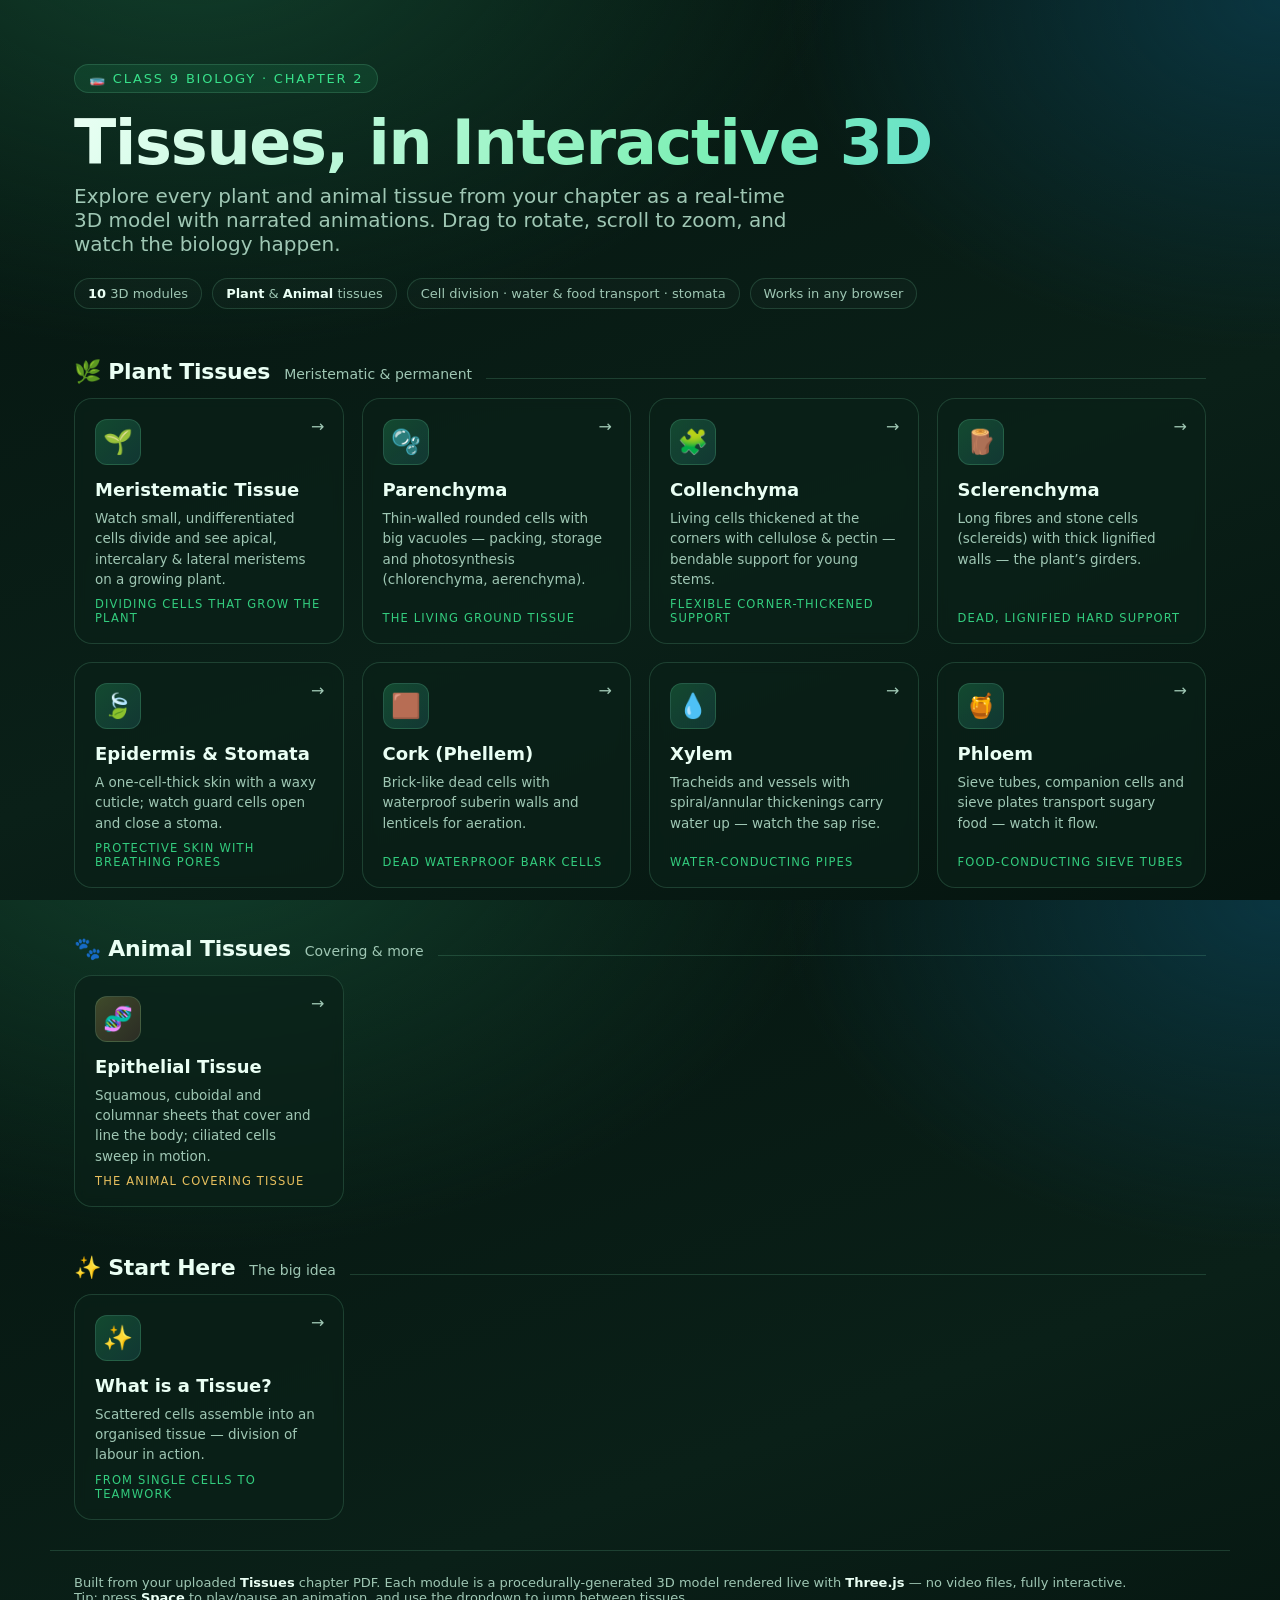
<file: index.html>
<!doctype html>
<html lang="en">
<head>
  <meta charset="utf-8">
  <meta name="viewport" content="width=device-width, initial-scale=1, viewport-fit=cover">
  <title>Tissues 3D — Class 9 Biology, Interactive Animations</title>
  <meta name="description" content="Learn the Class 9 Biology chapter 'Tissues' through interactive, high-quality 3D animations and models.">
  <link rel="icon" href="data:image/svg+xml,<svg xmlns='http://www.w3.org/2000/svg' viewBox='0 0 100 100'><text y='.9em' font-size='90'>🧫</text></svg>">
  <link rel="stylesheet" href="styles.css">
</head>
<body>
  <header class="hero">
    <span class="kicker">🧫 Class 9 Biology · Chapter 2</span>
    <h1>Tissues, in Interactive 3D</h1>
    <p class="lead">Explore every plant and animal tissue from your chapter as a real-time 3D model with narrated animations. Drag to rotate, scroll to zoom, and watch the biology happen.</p>
    <div class="meta">
      <span class="chip"><b>10</b> 3D modules</span>
      <span class="chip"><b>Plant</b> &amp; <b>Animal</b> tissues</span>
      <span class="chip">Cell division · water &amp; food transport · stomata</span>
      <span class="chip">Works in any browser</span>
    </div>
  </header>

  <div class="section-head">
    <h2>🌿 Plant Tissues</h2>
    <span>Meristematic &amp; permanent</span>
    <div class="rule"></div>
  </div>
  <main class="grid" id="grid-plant"></main>

  <div class="section-head">
    <h2>🐾 Animal Tissues</h2>
    <span>Covering &amp; more</span>
    <div class="rule"></div>
  </div>
  <main class="grid" id="grid-animal"></main>

  <div class="section-head">
    <h2>✨ Start Here</h2>
    <span>The big idea</span>
    <div class="rule"></div>
  </div>
  <main class="grid" id="grid-intro"></main>

  <footer class="site">
    Built from your uploaded <b>Tissues</b> chapter PDF. Each module is a procedurally-generated 3D
    model rendered live with <b>Three.js</b> — no video files, fully interactive.
    <br>Tip: press <b>Space</b> to play/pause an animation, and use the dropdown to jump between tissues.
  </footer>

  <script type="importmap">
  {
    "imports": {
      "three": "./js/vendor/three/three.module.js",
      "three/addons/": "./js/vendor/three/addons/"
    }
  }
  </script>
  <script type="module" src="js/hub.js"></script>
</body>
</html>
</file>
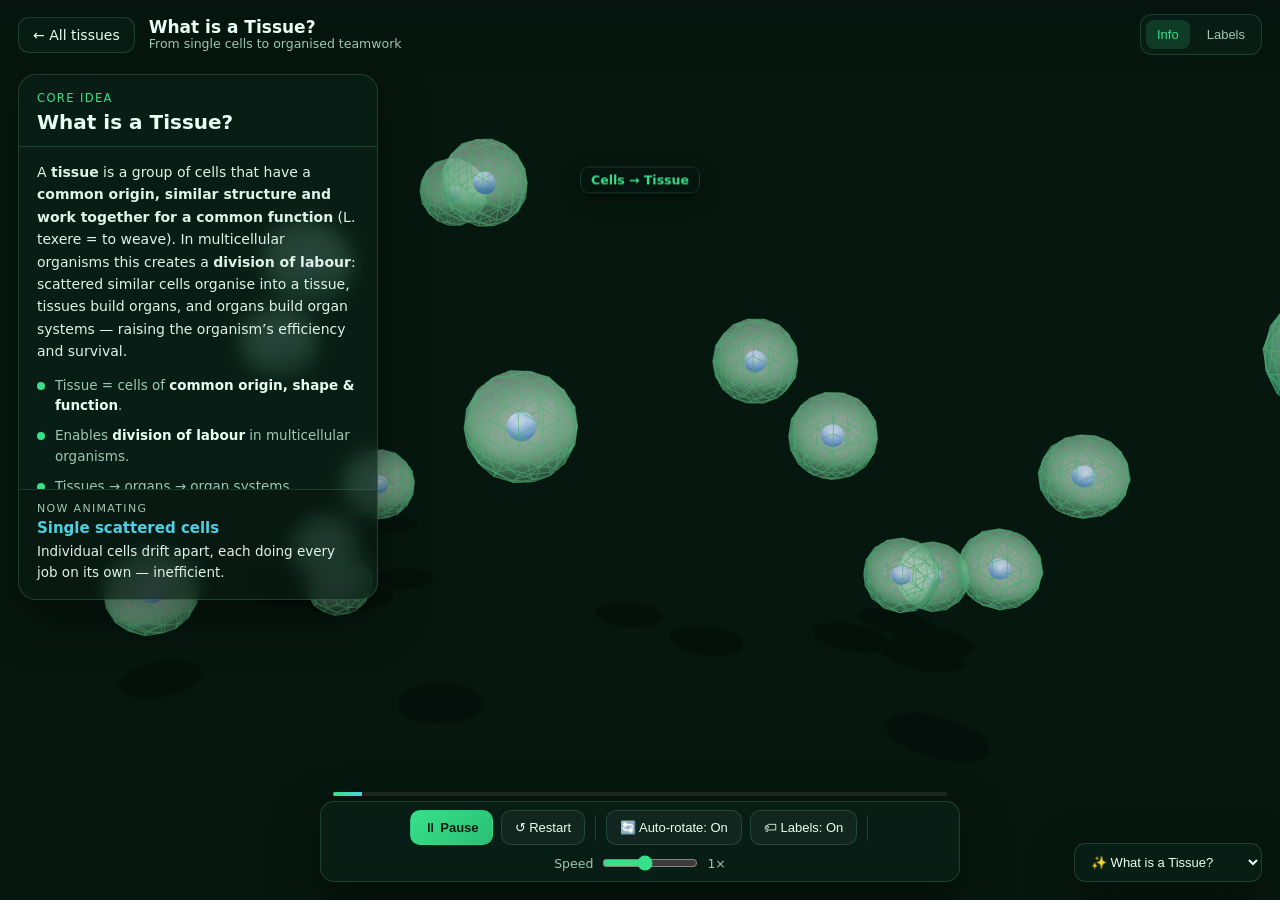
<file: viewer.html>
<!doctype html>
<html lang="en">
<head>
  <meta charset="utf-8">
  <meta name="viewport" content="width=device-width, initial-scale=1, viewport-fit=cover">
  <title>Tissue Viewer — Tissues 3D</title>
  <link rel="icon" href="data:image/svg+xml,<svg xmlns='http://www.w3.org/2000/svg' viewBox='0 0 100 100'><text y='.9em' font-size='90'>🧫</text></svg>">
  <link rel="stylesheet" href="styles.css">
</head>
<body>
  <div class="viewer">
    <div id="stage"></div>
    <div class="labels-layer" id="labels"></div>

    <div class="loading" id="loading">
      <div class="loader-ring"></div>
      <div class="ltext">Building 3D model…</div>
    </div>

    <div class="topbar">
      <a class="back" href="index.html">← All tissues</a>
      <div class="title-block">
        <span class="t" id="v-title">Tissue</span>
        <span class="s" id="v-sub"></span>
      </div>
      <div class="spacer"></div>
      <div class="pill-nav" id="tab-nav">
        <button data-tab="info" class="active">Info</button>
        <button data-tab="labels">Labels</button>
      </div>
    </div>

    <aside class="infopanel" id="infopanel">
      <div class="head">
        <div class="eyebrow" id="ip-eyebrow">Plant tissue</div>
        <h2 id="ip-title">—</h2>
      </div>
      <div class="body">
        <p id="ip-desc"></p>
        <ul class="facts" id="ip-facts"></ul>
      </div>
      <div class="step-box">
        <div class="lbl">Now animating</div>
        <div class="step-title" id="ip-step-title">—</div>
        <div class="step-text" id="ip-step-text"></div>
      </div>
    </aside>

    <div class="hint">Drag to rotate · scroll to zoom · right-drag to pan</div>

    <div class="controls">
      <div class="progress"><div class="fill" id="prog"></div></div>
      <button class="primary" id="btn-play">⏸ Pause</button>
      <button id="btn-restart">↺ Restart</button>
      <div class="sep"></div>
      <button id="btn-rotate">🔄 Auto-rotate: On</button>
      <button id="btn-labels">🏷 Labels: On</button>
      <div class="sep"></div>
      <div class="speed">Speed
        <input id="speed" type="range" min="0.25" max="2" step="0.25" value="1">
        <span id="speed-val">1×</span>
      </div>
    </div>

    <div class="module-jump">
      <select id="jump" aria-label="Jump to another tissue"></select>
    </div>
  </div>

  <script type="importmap">
  {
    "imports": {
      "three": "./js/vendor/three/three.module.js",
      "three/addons/": "./js/vendor/three/addons/"
    }
  }
  </script>
  <script type="module" src="js/app.js"></script>
</body>
</html>
</file>
<file: styles.css>
:root{
  --bg-0:#05140f;
  --bg-1:#0a2018;
  --bg-2:#0f2e22;
  --panel:rgba(10,32,24,.72);
  --panel-solid:#0c2519;
  --line:rgba(120,220,170,.18);
  --text:#eafff4;
  --muted:#9fc7b4;
  --accent:#38e08a;
  --accent-2:#4dd0e1;
  --accent-3:#ffd166;
  --danger:#ff6b6b;
  --shadow:0 18px 50px rgba(0,0,0,.45);
  --radius:18px;
  font-synthesis:none;
}

*{box-sizing:border-box}
html,body{height:100%}
body{
  margin:0;
  font-family:"Segoe UI",system-ui,-apple-system,Roboto,Helvetica,Arial,sans-serif;
  color:var(--text);
  background:
    radial-gradient(1200px 800px at 15% -10%,#12402c 0%,transparent 55%),
    radial-gradient(1000px 700px at 100% 0%,#0a3540 0%,transparent 50%),
    linear-gradient(160deg,var(--bg-0),var(--bg-1) 60%,var(--bg-0));
  min-height:100%;
  -webkit-font-smoothing:antialiased;
}

a{color:inherit;text-decoration:none}

/* ---------- HUB ---------- */
.hero{
  max-width:1180px;margin:0 auto;padding:64px 24px 12px;
}
.hero .kicker{
  display:inline-flex;align-items:center;gap:8px;
  font-size:13px;letter-spacing:.14em;text-transform:uppercase;
  color:var(--accent);background:rgba(56,224,138,.1);
  border:1px solid var(--line);border-radius:999px;padding:6px 14px;
}
.hero h1{
  font-size:clamp(34px,6vw,62px);line-height:1.02;margin:18px 0 10px;
  letter-spacing:-.02em;font-weight:800;
  background:linear-gradient(120deg,#eafff4,#7ff0b6 55%,#4dd0e1);
  -webkit-background-clip:text;background-clip:text;color:transparent;
}
.hero p.lead{font-size:clamp(16px,2.2vw,20px);color:var(--muted);max-width:720px;margin:0}
.hero .meta{margin-top:22px;display:flex;flex-wrap:wrap;gap:10px}
.chip{
  font-size:13px;color:var(--muted);border:1px solid var(--line);
  border-radius:999px;padding:7px 13px;background:rgba(255,255,255,.02)
}
.chip b{color:var(--text)}

.section-head{
  max-width:1180px;margin:38px auto 6px;padding:0 24px;
  display:flex;align-items:baseline;gap:14px;
}
.section-head h2{font-size:22px;margin:0;letter-spacing:-.01em}
.section-head span{color:var(--muted);font-size:14px}
.section-head .rule{flex:1;height:1px;background:var(--line)}

.grid{
  max-width:1180px;margin:14px auto;padding:0 24px 10px;
  display:grid;grid-template-columns:repeat(auto-fill,minmax(255px,1fr));gap:18px;
}
.card{
  position:relative;overflow:hidden;
  border:1px solid var(--line);border-radius:var(--radius);
  background:var(--panel);backdrop-filter:blur(6px);
  padding:20px 20px 18px;min-height:172px;
  display:flex;flex-direction:column;gap:8px;
  transition:transform .25s ease,border-color .25s ease,box-shadow .25s ease;
  cursor:pointer;
}
.card:hover{transform:translateY(-4px);border-color:rgba(120,220,170,.45);box-shadow:var(--shadow)}
.card .ico{
  width:46px;height:46px;border-radius:12px;display:grid;place-items:center;
  font-size:24px;background:linear-gradient(135deg,rgba(56,224,138,.22),rgba(77,208,225,.14));
  border:1px solid var(--line);
}
.card h3{margin:6px 0 0;font-size:18px}
.card p{margin:0;color:var(--muted);font-size:13.5px;line-height:1.5}
.card .tag{
  margin-top:auto;font-size:11.5px;letter-spacing:.1em;text-transform:uppercase;
  color:var(--accent);opacity:.9
}
.card.animal .ico{background:linear-gradient(135deg,rgba(255,209,102,.22),rgba(255,107,107,.14))}
.card.animal .tag{color:var(--accent-3)}
.card .go{position:absolute;top:18px;right:18px;color:var(--muted);transition:.2s}
.card:hover .go{color:var(--accent);transform:translateX(3px)}

footer.site{max-width:1180px;margin:20px auto 60px;padding:24px;color:var(--muted);font-size:13px;border-top:1px solid var(--line)}
footer.site b{color:var(--text)}

/* ---------- VIEWER ---------- */
.viewer{position:fixed;inset:0;overflow:hidden}
#stage{position:absolute;inset:0}
#stage canvas{display:block}
.labels-layer{position:absolute;inset:0;pointer-events:none;overflow:hidden}

.cell-label{
  pointer-events:auto;
  font-size:12.5px;color:var(--text);
  background:rgba(6,20,15,.82);border:1px solid var(--line);
  padding:5px 10px;border-radius:9px;white-space:nowrap;
  transform:translate(-50%,-50%);backdrop-filter:blur(4px);
  box-shadow:0 6px 18px rgba(0,0,0,.4);cursor:default;
  transition:opacity .2s;
}
.cell-label b{color:var(--accent)}
.cell-label.animal b{color:var(--accent-3)}

/* top bar */
.topbar{
  position:absolute;top:0;left:0;right:0;z-index:20;
  display:flex;align-items:center;gap:14px;padding:14px 18px;
  background:linear-gradient(180deg,rgba(5,20,15,.85),transparent);
  pointer-events:none;
}
.topbar>*{pointer-events:auto}
.back{
  display:inline-flex;align-items:center;gap:8px;font-size:14px;color:var(--text);
  border:1px solid var(--line);background:var(--panel);border-radius:11px;padding:9px 14px;
  transition:.2s
}
.back:hover{border-color:var(--accent);color:var(--accent)}
.title-block{display:flex;flex-direction:column;line-height:1.15}
.title-block .t{font-size:17px;font-weight:700}
.title-block .s{font-size:12.5px;color:var(--muted)}
.topbar .spacer{flex:1}
.pill-nav{display:flex;gap:6px;background:var(--panel);border:1px solid var(--line);border-radius:12px;padding:5px}
.pill-nav button{
  background:transparent;border:0;color:var(--muted);font-size:13px;cursor:pointer;
  padding:7px 11px;border-radius:8px;transition:.2s
}
.pill-nav button:hover{color:var(--text)}
.pill-nav button.active{background:rgba(56,224,138,.16);color:var(--accent)}

/* info panel */
.infopanel{
  position:absolute;top:74px;left:18px;z-index:15;width:min(360px,calc(100vw - 36px));
  background:var(--panel);border:1px solid var(--line);border-radius:var(--radius);
  box-shadow:var(--shadow);backdrop-filter:blur(9px);overflow:hidden;
  transition:transform .3s ease,opacity .3s ease;
}
.infopanel.hidden{transform:translateX(-115%);opacity:0}
.infopanel .head{padding:16px 18px 12px;border-bottom:1px solid var(--line)}
.infopanel .head .eyebrow{font-size:11.5px;letter-spacing:.12em;text-transform:uppercase;color:var(--accent)}
.infopanel.animal .head .eyebrow{color:var(--accent-3)}
.infopanel .head h2{margin:5px 0 0;font-size:20px}
.infopanel .body{padding:14px 18px 8px;max-height:38vh;overflow:auto}
.infopanel .body p{margin:0 0 12px;font-size:14px;line-height:1.6;color:#dff3e9}
.infopanel .facts{list-style:none;margin:0 0 8px;padding:0;display:flex;flex-direction:column;gap:9px}
.infopanel .facts li{position:relative;padding-left:18px;font-size:13.5px;color:var(--muted);line-height:1.55}
.infopanel .facts li::before{content:"";position:absolute;left:0;top:7px;width:8px;height:8px;border-radius:50%;background:var(--accent)}
.infopanel .facts li b{color:var(--text);font-weight:700}
.infopanel.animal .facts li::before{background:var(--accent-3)}

.step-box{padding:12px 18px 16px;border-top:1px solid var(--line);background:rgba(0,0,0,.15)}
.step-box .lbl{font-size:11px;letter-spacing:.12em;text-transform:uppercase;color:var(--muted)}
.step-box .step-title{font-size:15px;font-weight:700;margin:4px 0 4px;color:var(--accent-2)}
.step-box .step-text{font-size:13.5px;color:#dff3e9;line-height:1.55;min-height:38px}

/* bottom controls */
.controls{
  position:absolute;bottom:18px;left:50%;transform:translateX(-50%);z-index:20;
  display:flex;align-items:center;gap:8px;
  background:var(--panel);border:1px solid var(--line);border-radius:14px;
  padding:8px 10px;box-shadow:var(--shadow);backdrop-filter:blur(9px);
  max-width:calc(100vw - 24px);flex-wrap:wrap;justify-content:center;
}
.controls button{
  display:inline-flex;align-items:center;gap:7px;
  background:rgba(255,255,255,.04);border:1px solid var(--line);color:var(--text);
  font-size:13px;padding:9px 13px;border-radius:10px;cursor:pointer;transition:.18s
}
.controls button:hover{border-color:var(--accent);color:var(--accent)}
.controls button.primary{background:linear-gradient(135deg,var(--accent),#2bbf75);color:#04180f;border-color:transparent;font-weight:700}
.controls button.primary:hover{filter:brightness(1.08);color:#04180f}
.controls .sep{width:1px;height:26px;background:var(--line);margin:0 2px}
.controls .speed{display:flex;align-items:center;gap:7px;font-size:12.5px;color:var(--muted)}
.controls input[type=range]{width:96px;accent-color:var(--accent)}
.progress{
  position:absolute;left:12px;right:12px;bottom:calc(100% + 6px);height:4px;
  background:rgba(255,255,255,.08);border-radius:99px;overflow:hidden
}
.progress .fill{height:100%;width:0;background:linear-gradient(90deg,var(--accent),var(--accent-2))}

/* module switcher (bottom-right) */
.module-jump{
  position:absolute;bottom:18px;right:18px;z-index:20;
}
.module-jump select{
  background:var(--panel);color:var(--text);border:1px solid var(--line);
  border-radius:11px;padding:10px 12px;font-size:13px;cursor:pointer;
  box-shadow:var(--shadow);backdrop-filter:blur(9px);max-width:60vw
}

/* loading */
.loading{
  position:absolute;inset:0;z-index:30;display:grid;place-items:center;
  background:var(--bg-0);transition:opacity .5s;
}
.loading.gone{opacity:0;pointer-events:none}
.loader-ring{width:54px;height:54px;border-radius:50%;border:4px solid rgba(255,255,255,.1);border-top-color:var(--accent);animation:spin 1s linear infinite}
.loading .ltext{position:absolute;bottom:38%;color:var(--muted);font-size:14px;letter-spacing:.05em}
@keyframes spin{to{transform:rotate(360deg)}}

.hint{
  position:absolute;bottom:74px;left:50%;transform:translateX(-50%);z-index:12;
  color:var(--muted);font-size:12.5px;background:rgba(6,20,15,.6);
  border:1px solid var(--line);padding:6px 12px;border-radius:99px;
  animation:fade 6s ease forwards;pointer-events:none
}
@keyframes fade{0%,70%{opacity:1}100%{opacity:0}}

@media (max-width:720px){
  .infopanel{top:auto;bottom:96px;left:12px;right:12px;width:auto}
  .infopanel .body{max-height:26vh}
  .title-block .s{display:none}
  .module-jump{display:none}
  .pill-nav{display:none}
}
</file>
